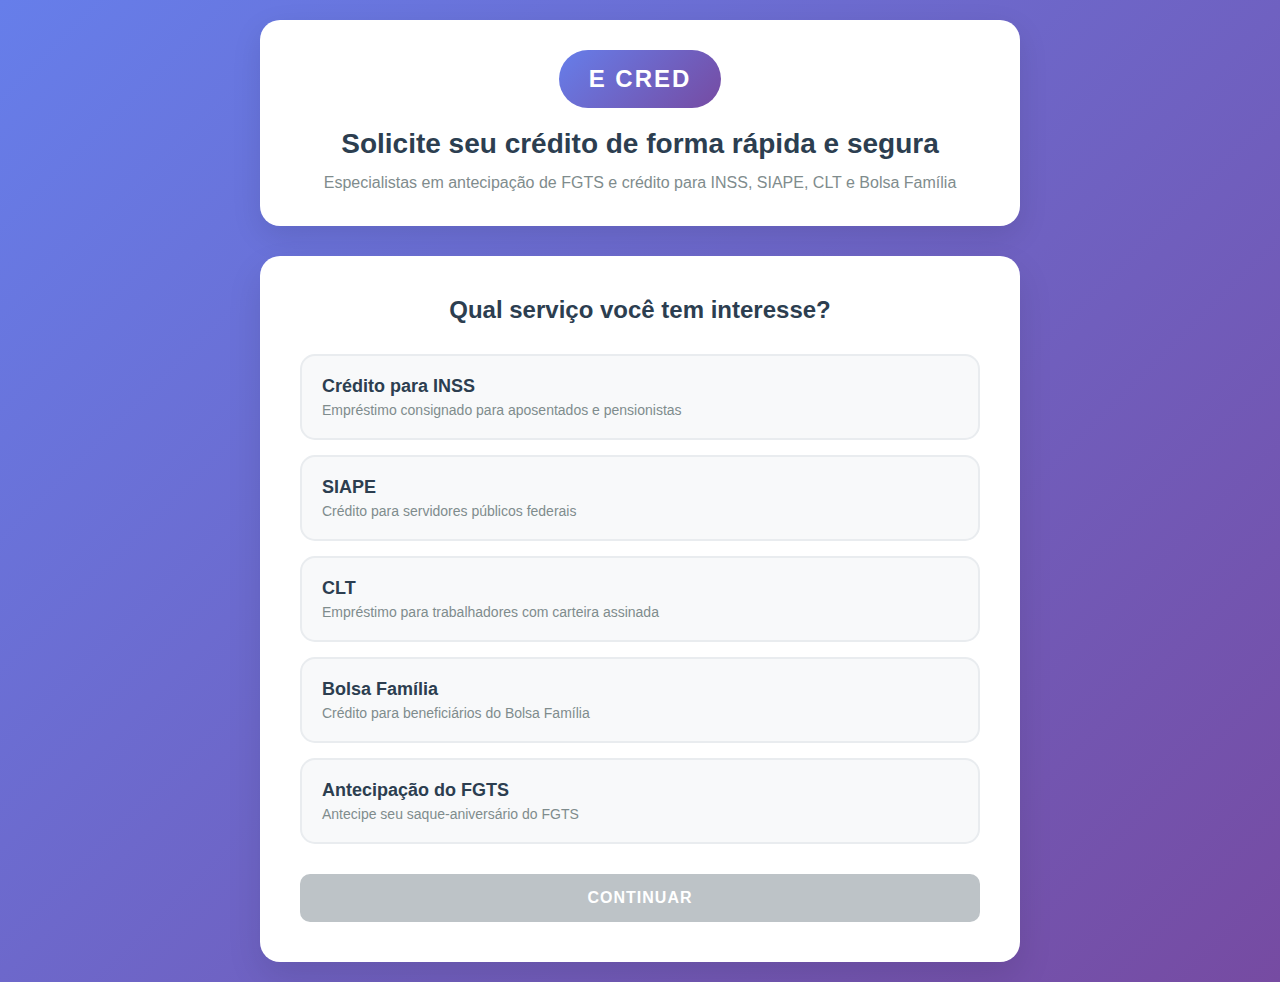
<file: index.html>
<!DOCTYPE html>
<html lang="pt-BR">
<head>
    <meta charset="UTF-8">
    <meta name="viewport" content="width=device-width, initial-scale=1.0">
    <title>E CRED - Formulário de Solicitação</title>
    <link rel="stylesheet" href="style.css">
</head>
<body>
    <div class="container">
        <!-- Cabeçalho -->
        <header class="header">
            <div class="logo-container">
                <div class="logo-placeholder">
                    <span>E CRED</span>
                </div>
            </div>
            <div class="header-description">
                <h1>Solicite seu crédito de forma rápida e segura</h1>
                <p>Especialistas em antecipação de FGTS e crédito para INSS, SIAPE, CLT e Bolsa Família</p>
            </div>
        </header>

        <!-- Formulário Principal -->
        <main class="form-container">
            <div class="form-card">
                <!-- Etapa 1: Seleção de Serviço -->
                <div id="step-service" class="form-step active">
                    <h2>Qual serviço você tem interesse?</h2>
                    <div class="service-options">
                        <label class="service-option">
                            <input type="radio" name="service" value="inss">
                            <div class="option-content">
                                <span class="option-title">Crédito para INSS</span>
                                <span class="option-description">Empréstimo consignado para aposentados e pensionistas</span>
                            </div>
                        </label>
                        
                        <label class="service-option">
                            <input type="radio" name="service" value="siape">
                            <div class="option-content">
                                <span class="option-title">SIAPE</span>
                                <span class="option-description">Crédito para servidores públicos federais</span>
                            </div>
                        </label>
                        
                        <label class="service-option">
                            <input type="radio" name="service" value="clt">
                            <div class="option-content">
                                <span class="option-title">CLT</span>
                                <span class="option-description">Empréstimo para trabalhadores com carteira assinada</span>
                            </div>
                        </label>
                        
                        <label class="service-option">
                            <input type="radio" name="service" value="bolsa-familia">
                            <div class="option-content">
                                <span class="option-title">Bolsa Família</span>
                                <span class="option-description">Crédito para beneficiários do Bolsa Família</span>
                            </div>
                        </label>
                        
                        <label class="service-option">
                            <input type="radio" name="service" value="fgts">
                            <div class="option-content">
                                <span class="option-title">Antecipação do FGTS</span>
                                <span class="option-description">Antecipe seu saque-aniversário do FGTS</span>
                            </div>
                        </label>
                    </div>
                    <button type="button" id="btn-next-service" class="btn-primary" disabled>Continuar</button>
                </div>

                <!-- Etapa 2: Perguntas específicas por serviço -->
                <div id="step-questions" class="form-step">
                    <!-- Conteúdo será inserido dinamicamente -->
                </div>

                <!-- Etapa 3: Dados pessoais -->
                <div id="step-data" class="form-step">
                    <h2>Informe seus dados</h2>
                    <div class="form-group">
                        <label for="nome">Nome completo</label>
                        <input type="text" id="nome" name="nome" required>
                    </div>
                    
                    <div class="form-group">
                        <label for="cpf">CPF</label>
                        <input type="text" id="cpf" name="cpf" placeholder="000.000.000-00" required>
                    </div>
                    
                    <div class="form-group">
                        <label for="idade">Idade</label>
                        <input type="number" id="idade" name="idade" min="18" max="100" required>
                    </div>
                    
                    <div class="form-group">
                        <label for="whatsapp">WhatsApp</label>
                        <input type="tel" id="whatsapp" name="whatsapp" placeholder="(00) 00000-0000" required>
                    </div>
                    
                    <button type="button" id="btn-submit" class="btn-primary">Enviar Solicitação</button>
                </div>

                <!-- Etapa 4: Mensagens de resultado -->
                <div id="step-result" class="form-step">
                    <div id="result-content">
                        <!-- Conteúdo será inserido dinamicamente -->
                    </div>
                    <button type="button" id="btn-restart" class="btn-secondary">Fazer Nova Consulta</button>
                </div>
            </div>
        </main>
    </div>

    <script src="script.js"></script>
</body>
</html>
</file>
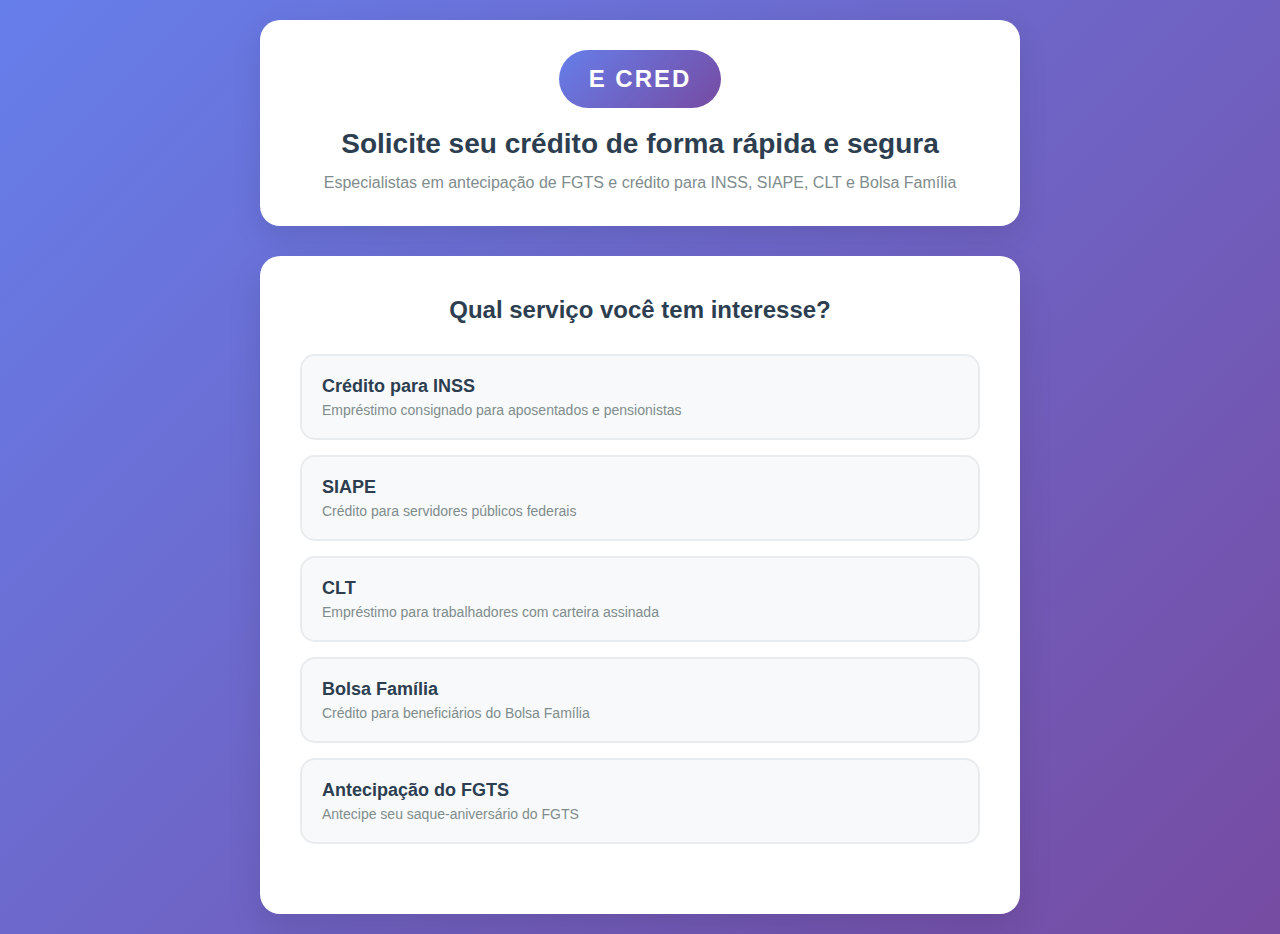
<file: ecred-formulario/index.html>
<!DOCTYPE html>
<html lang="pt-BR">
<head>
    <meta charset="UTF-8">
    <meta name="viewport" content="width=device-width, initial-scale=1.0">
    <title>E CRED - Formulário de Solicitação</title>
    <link rel="stylesheet" href="style.css">
</head>
<body>
    <div class="container">
        <!-- Cabeçalho -->
        <header class="header">
            <div class="logo-container">
                <div class="logo-placeholder">
                    <span>E CRED</span>
                </div>
            </div>
            <div class="header-description">
                <h1>Solicite seu crédito de forma rápida e segura</h1>
                <p>Especialistas em antecipação de FGTS e crédito para INSS, SIAPE, CLT e Bolsa Família</p>
            </div>
        </header>

        <!-- Formulário Principal -->
        <main class="form-container">
            <div class="form-card">
                <!-- Etapa 1: Seleção de Serviço -->
                <div id="step-service" class="form-step active">
                    <h2>Qual serviço você tem interesse?</h2>
                    <div class="service-options">
                        <label class="service-option">
                            <input type="radio" name="service" value="inss">
                            <div class="option-content">
                                <span class="option-title">Crédito para INSS</span>
                                <span class="option-description">Empréstimo consignado para aposentados e pensionistas</span>
                            </div>
                        </label>
                        
                        <label class="service-option">
                            <input type="radio" name="service" value="siape">
                            <div class="option-content">
                                <span class="option-title">SIAPE</span>
                                <span class="option-description">Crédito para servidores públicos federais</span>
                            </div>
                        </label>
                        
                        <label class="service-option">
                            <input type="radio" name="service" value="clt">
                            <div class="option-content">
                                <span class="option-title">CLT</span>
                                <span class="option-description">Empréstimo para trabalhadores com carteira assinada</span>
                            </div>
                        </label>
                        
                        <label class="service-option">
                            <input type="radio" name="service" value="bolsa-familia">
                            <div class="option-content">
                                <span class="option-title">Bolsa Família</span>
                                <span class="option-description">Crédito para beneficiários do Bolsa Família</span>
                            </div>
                        </label>
                        
                        <label class="service-option">
                            <input type="radio" name="service" value="fgts">
                            <div class="option-content">
                                <span class="option-title">Antecipação do FGTS</span>
                                <span class="option-description">Antecipe seu saque-aniversário do FGTS</span>
                            </div>
                        </label>
                    </div>
                </div>

                <!-- Etapa 2: Perguntas específicas por serviço -->
                <div id="step-questions" class="form-step">
                    <!-- Conteúdo será inserido dinamicamente -->
                </div>

                <!-- Etapa 3: Dados pessoais -->
                <div id="step-data" class="form-step">
                    <button type="button" id="btn-back-data" class="btn-back" onclick="goBack()">← Voltar</button>
                    <h2>Informe seus dados</h2>
                    <div class="form-group">
                        <label for="nome">Nome completo</label>
                        <input type="text" id="nome" name="nome" required>
                    </div>
                    
                    <div class="form-group">
                        <label for="cpf">CPF</label>
                        <input type="text" id="cpf" name="cpf" placeholder="000.000.000-00" required>
                    </div>
                    
                    <div class="form-group">
                        <label for="idade">Idade</label>
                        <input type="number" id="idade" name="idade" min="18" max="100" required>
                    </div>
                    
                    <div class="form-group">
                        <label for="whatsapp">WhatsApp</label>
                        <input type="tel" id="whatsapp" name="whatsapp" placeholder="(00) 00000-0000" required>
                    </div>
                    
                    <button type="button" id="btn-submit" class="btn-primary">Enviar Solicitação</button>
                </div>

                <!-- Etapa 4: Mensagens de resultado -->
                <div id="step-result" class="form-step">
                    <div id="result-content">
                        <!-- Conteúdo será inserido dinamicamente -->
                    </div>
                    <button type="button" id="btn-restart" class="btn-secondary">Fazer Nova Consulta</button>
                </div>
            </div>
        </main>
    </div>

    <script src="script.js"></script>
</body>
</html>
</file>
<file: style.css>
* {
    margin: 0;
    padding: 0;
    box-sizing: border-box;
}

body {
    font-family: 'Segoe UI', Tahoma, Geneva, Verdana, sans-serif;
    background: linear-gradient(135deg, #667eea 0%, #764ba2 100%);
    min-height: 100vh;
    color: #333;
}

.container {
    max-width: 800px;
    margin: 0 auto;
    padding: 20px;
}

/* Cabeçalho */
.header {
    background: white;
    border-radius: 20px;
    padding: 30px;
    margin-bottom: 30px;
    box-shadow: 0 10px 30px rgba(0, 0, 0, 0.1);
    text-align: center;
}

.logo-container {
    margin-bottom: 20px;
}

.logo-placeholder {
    display: inline-block;
    background: linear-gradient(135deg, #667eea 0%, #764ba2 100%);
    color: white;
    padding: 15px 30px;
    border-radius: 50px;
    font-size: 24px;
    font-weight: bold;
    letter-spacing: 2px;
}

.header-description h1 {
    color: #2c3e50;
    font-size: 28px;
    margin-bottom: 10px;
    font-weight: 600;
}

.header-description p {
    color: #7f8c8d;
    font-size: 16px;
    line-height: 1.6;
}

/* Formulário */
.form-container {
    background: white;
    border-radius: 20px;
    padding: 40px;
    box-shadow: 0 15px 35px rgba(0, 0, 0, 0.1);
}

.form-step {
    display: none;
}

.form-step.active {
    display: block;
    animation: fadeIn 0.5s ease-in;
}

@keyframes fadeIn {
    from { opacity: 0; transform: translateY(20px); }
    to { opacity: 1; transform: translateY(0); }
}

.form-step h2 {
    color: #2c3e50;
    font-size: 24px;
    margin-bottom: 30px;
    text-align: center;
    font-weight: 600;
}

/* Opções de serviço */
.service-options {
    display: grid;
    gap: 15px;
    margin-bottom: 30px;
}

.service-option {
    display: block;
    cursor: pointer;
    border: 2px solid #e9ecef;
    border-radius: 15px;
    padding: 20px;
    transition: all 0.3s ease;
    background: #f8f9fa;
}

.service-option:hover {
    border-color: #667eea;
    background: #f0f4ff;
    transform: translateY(-2px);
    box-shadow: 0 5px 15px rgba(102, 126, 234, 0.2);
}

.service-option input[type="radio"] {
    display: none;
}

.service-option input[type="radio"]:checked + .option-content {
    color: #667eea;
}

.service-option input[type="radio"]:checked {
    border-color: #667eea;
    background: #667eea;
}

.service-option:has(input[type="radio"]:checked) {
    border-color: #667eea;
    background: linear-gradient(135deg, #f0f4ff 0%, #e8f2ff 100%);
    box-shadow: 0 5px 20px rgba(102, 126, 234, 0.3);
}

.option-content {
    display: flex;
    flex-direction: column;
    gap: 5px;
}

.option-title {
    font-size: 18px;
    font-weight: 600;
    color: #2c3e50;
}

.option-description {
    font-size: 14px;
    color: #7f8c8d;
}

/* Grupos de formulário */
.form-group {
    margin-bottom: 25px;
}

.form-group label {
    display: block;
    margin-bottom: 8px;
    font-weight: 600;
    color: #2c3e50;
    font-size: 14px;
}

.form-group input,
.form-group select {
    width: 100%;
    padding: 15px;
    border: 2px solid #e9ecef;
    border-radius: 10px;
    font-size: 16px;
    transition: all 0.3s ease;
    background: #f8f9fa;
}

.form-group input:focus,
.form-group select:focus {
    outline: none;
    border-color: #667eea;
    background: white;
    box-shadow: 0 0 0 3px rgba(102, 126, 234, 0.1);
}

/* Botão Voltar */
.btn-back {
    background: #ecf0f1;
    color: #2c3e50;
    border: 2px solid #bdc3c7;
    padding: 10px 20px;
    border-radius: 8px;
    font-size: 14px;
    font-weight: 600;
    cursor: pointer;
    transition: all 0.3s ease;
    margin-bottom: 20px;
    display: inline-flex;
    align-items: center;
    gap: 8px;
}

.btn-back:hover {
    background: #d5dbdb;
    border-color: #95a5a6;
    transform: translateX(-2px);
}

/* Botões */
.btn-primary,
.btn-secondary {
    width: 100%;
    padding: 15px 30px;
    border: none;
    border-radius: 10px;
    font-size: 16px;
    font-weight: 600;
    cursor: pointer;
    transition: all 0.3s ease;
    text-transform: uppercase;
    letter-spacing: 1px;
}

.btn-primary {
    background: linear-gradient(135deg, #667eea 0%, #764ba2 100%);
    color: white;
}

.btn-primary:hover:not(:disabled) {
    transform: translateY(-2px);
    box-shadow: 0 10px 25px rgba(102, 126, 234, 0.4);
}

.btn-primary:disabled {
    background: #bdc3c7;
    cursor: not-allowed;
    transform: none;
    box-shadow: none;
}

.btn-secondary {
    background: #ecf0f1;
    color: #2c3e50;
    border: 2px solid #bdc3c7;
}

.btn-secondary:hover {
    background: #d5dbdb;
    border-color: #95a5a6;
}

/* Perguntas específicas */
.question-container {
    margin-bottom: 30px;
}

.question-container h3 {
    color: #2c3e50;
    font-size: 18px;
    margin-bottom: 20px;
    font-weight: 600;
}

.radio-group {
    display: flex;
    flex-direction: column;
    gap: 10px;
}

.radio-option {
    display: flex;
    align-items: center;
    padding: 15px;
    border: 2px solid #e9ecef;
    border-radius: 10px;
    cursor: pointer;
    transition: all 0.3s ease;
    background: #f8f9fa;
}

.radio-option:hover {
    border-color: #667eea;
    background: #f0f4ff;
}

.radio-option input[type="radio"] {
    margin-right: 12px;
    width: 20px;
    height: 20px;
}

.radio-option:has(input[type="radio"]:checked) {
    border-color: #667eea;
    background: linear-gradient(135deg, #f0f4ff 0%, #e8f2ff 100%);
}

/* Mensagens de resultado */
.result-message {
    text-align: center;
    padding: 30px;
    border-radius: 15px;
    margin-bottom: 30px;
}

.result-success {
    background: linear-gradient(135deg, #2ecc71 0%, #27ae60 100%);
    color: white;
}

.result-error {
    background: linear-gradient(135deg, #e74c3c 0%, #c0392b 100%);
    color: white;
}

.result-info {
    background: linear-gradient(135deg, #3498db 0%, #2980b9 100%);
    color: white;
}

.result-message h3 {
    font-size: 20px;
    margin-bottom: 15px;
    font-weight: 600;
}

.result-message p {
    font-size: 16px;
    line-height: 1.6;
}

.result-message a {
    color: white;
    text-decoration: underline;
    font-weight: 600;
}

/* Responsividade */
@media (max-width: 768px) {
    .container {
        padding: 15px;
    }
    
    .header {
        padding: 20px;
    }
    
    .form-container {
        padding: 25px;
    }
    
    .header-description h1 {
        font-size: 24px;
    }
    
    .form-step h2 {
        font-size: 20px;
    }
    
    .option-title {
        font-size: 16px;
    }
}

/* Animações adicionais */
.form-step {
    transition: all 0.3s ease;
}

.service-option,
.radio-option {
    position: relative;
    overflow: hidden;
}

.service-option::before,
.radio-option::before {
    content: '';
    position: absolute;
    top: 0;
    left: -100%;
    width: 100%;
    height: 100%;
    background: linear-gradient(90deg, transparent, rgba(102, 126, 234, 0.1), transparent);
    transition: left 0.5s;
}

.service-option:hover::before,
.radio-option:hover::before {
    left: 100%;
}
</file>
<file: ecred-formulario/style.css>
* {
    margin: 0;
    padding: 0;
    box-sizing: border-box;
}

body {
    font-family: 'Segoe UI', Tahoma, Geneva, Verdana, sans-serif;
    background: linear-gradient(135deg, #667eea 0%, #764ba2 100%);
    min-height: 100vh;
    color: #333;
}

.container {
    max-width: 800px;
    margin: 0 auto;
    padding: 20px;
}

/* Cabeçalho */
.header {
    background: white;
    border-radius: 20px;
    padding: 30px;
    margin-bottom: 30px;
    box-shadow: 0 10px 30px rgba(0, 0, 0, 0.1);
    text-align: center;
}

.logo-container {
    margin-bottom: 20px;
}

.logo-placeholder {
    display: inline-block;
    background: linear-gradient(135deg, #667eea 0%, #764ba2 100%);
    color: white;
    padding: 15px 30px;
    border-radius: 50px;
    font-size: 24px;
    font-weight: bold;
    letter-spacing: 2px;
}

.header-description h1 {
    color: #2c3e50;
    font-size: 28px;
    margin-bottom: 10px;
    font-weight: 600;
}

.header-description p {
    color: #7f8c8d;
    font-size: 16px;
    line-height: 1.6;
}

/* Formulário */
.form-container {
    background: white;
    border-radius: 20px;
    padding: 40px;
    box-shadow: 0 15px 35px rgba(0, 0, 0, 0.1);
}

.form-step {
    display: none;
}

.form-step.active {
    display: block;
    animation: fadeIn 0.5s ease-in;
}

@keyframes fadeIn {
    from { opacity: 0; transform: translateY(20px); }
    to { opacity: 1; transform: translateY(0); }
}

.form-step h2 {
    color: #2c3e50;
    font-size: 24px;
    margin-bottom: 30px;
    text-align: center;
    font-weight: 600;
}

/* Opções de serviço */
.service-options {
    display: grid;
    gap: 15px;
    margin-bottom: 30px;
}

.service-option {
    display: block;
    cursor: pointer;
    border: 2px solid #e9ecef;
    border-radius: 15px;
    padding: 20px;
    transition: all 0.3s ease;
    background: #f8f9fa;
}

.service-option:hover {
    border-color: #667eea;
    background: #f0f4ff;
    transform: translateY(-2px);
    box-shadow: 0 5px 15px rgba(102, 126, 234, 0.2);
}

.service-option input[type="radio"] {
    display: none;
}

.service-option input[type="radio"]:checked + .option-content {
    color: #667eea;
}

.service-option input[type="radio"]:checked {
    border-color: #667eea;
    background: #667eea;
}

.service-option:has(input[type="radio"]:checked) {
    border-color: #667eea;
    background: linear-gradient(135deg, #f0f4ff 0%, #e8f2ff 100%);
    box-shadow: 0 5px 20px rgba(102, 126, 234, 0.3);
}

.option-content {
    display: flex;
    flex-direction: column;
    gap: 5px;
}

.option-title {
    font-size: 18px;
    font-weight: 600;
    color: #2c3e50;
}

.option-description {
    font-size: 14px;
    color: #7f8c8d;
}

/* Grupos de formulário */
.form-group {
    margin-bottom: 25px;
}

.form-group label {
    display: block;
    margin-bottom: 8px;
    font-weight: 600;
    color: #2c3e50;
    font-size: 14px;
}

.form-group input,
.form-group select {
    width: 100%;
    padding: 15px;
    border: 2px solid #e9ecef;
    border-radius: 10px;
    font-size: 16px;
    transition: all 0.3s ease;
    background: #f8f9fa;
}

.form-group input:focus,
.form-group select:focus {
    outline: none;
    border-color: #667eea;
    background: white;
    box-shadow: 0 0 0 3px rgba(102, 126, 234, 0.1);
}

/* Botão Voltar */
.btn-back {
    background: #ecf0f1;
    color: #2c3e50;
    border: 2px solid #bdc3c7;
    padding: 10px 20px;
    border-radius: 8px;
    font-size: 14px;
    font-weight: 600;
    cursor: pointer;
    transition: all 0.3s ease;
    margin-bottom: 20px;
    display: inline-flex;
    align-items: center;
    gap: 8px;
}

.btn-back:hover {
    background: #d5dbdb;
    border-color: #95a5a6;
    transform: translateX(-2px);
}

/* Botões */
.btn-primary,
.btn-secondary {
    width: 100%;
    padding: 15px 30px;
    border: none;
    border-radius: 10px;
    font-size: 16px;
    font-weight: 600;
    cursor: pointer;
    transition: all 0.3s ease;
    text-transform: uppercase;
    letter-spacing: 1px;
}

.btn-primary {
    background: linear-gradient(135deg, #667eea 0%, #764ba2 100%);
    color: white;
}

.btn-primary:hover:not(:disabled) {
    transform: translateY(-2px);
    box-shadow: 0 10px 25px rgba(102, 126, 234, 0.4);
}

.btn-primary:disabled {
    background: #bdc3c7;
    cursor: not-allowed;
    transform: none;
    box-shadow: none;
}

.btn-secondary {
    background: #ecf0f1;
    color: #2c3e50;
    border: 2px solid #bdc3c7;
}

.btn-secondary:hover {
    background: #d5dbdb;
    border-color: #95a5a6;
}

/* Perguntas específicas */
.question-container {
    margin-bottom: 30px;
}

.question-container h3 {
    color: #2c3e50;
    font-size: 18px;
    margin-bottom: 20px;
    font-weight: 600;
}

.radio-group {
    display: flex;
    flex-direction: column;
    gap: 10px;
}

.radio-option {
    display: flex;
    align-items: center;
    padding: 15px;
    border: 2px solid #e9ecef;
    border-radius: 10px;
    cursor: pointer;
    transition: all 0.3s ease;
    background: #f8f9fa;
}

.radio-option:hover {
    border-color: #667eea;
    background: #f0f4ff;
}

.radio-option input[type="radio"] {
    margin-right: 12px;
    width: 20px;
    height: 20px;
}

.radio-option:has(input[type="radio"]:checked) {
    border-color: #667eea;
    background: linear-gradient(135deg, #f0f4ff 0%, #e8f2ff 100%);
}

/* Mensagens de resultado */
.result-message {
    text-align: center;
    padding: 30px;
    border-radius: 15px;
    margin-bottom: 30px;
}

.result-success {
    background: linear-gradient(135deg, #2ecc71 0%, #27ae60 100%);
    color: white;
}

.result-error {
    background: linear-gradient(135deg, #e74c3c 0%, #c0392b 100%);
    color: white;
}

.result-info {
    background: linear-gradient(135deg, #3498db 0%, #2980b9 100%);
    color: white;
}

.result-message h3 {
    font-size: 20px;
    margin-bottom: 15px;
    font-weight: 600;
}

.result-message p {
    font-size: 16px;
    line-height: 1.6;
}

.result-message a {
    color: white;
    text-decoration: underline;
    font-weight: 600;
}

/* Responsividade */
@media (max-width: 768px) {
    .container {
        padding: 15px;
    }
    
    .header {
        padding: 20px;
    }
    
    .form-container {
        padding: 25px;
    }
    
    .header-description h1 {
        font-size: 24px;
    }
    
    .form-step h2 {
        font-size: 20px;
    }
    
    .option-title {
        font-size: 16px;
    }
}

/* Animações adicionais */
.form-step {
    transition: all 0.3s ease;
}

.service-option,
.radio-option {
    position: relative;
    overflow: hidden;
}

.service-option::before,
.radio-option::before {
    content: '';
    position: absolute;
    top: 0;
    left: -100%;
    width: 100%;
    height: 100%;
    background: linear-gradient(90deg, transparent, rgba(102, 126, 234, 0.1), transparent);
    transition: left 0.5s;
}

.service-option:hover::before,
.radio-option:hover::before {
    left: 100%;
}
</file>
